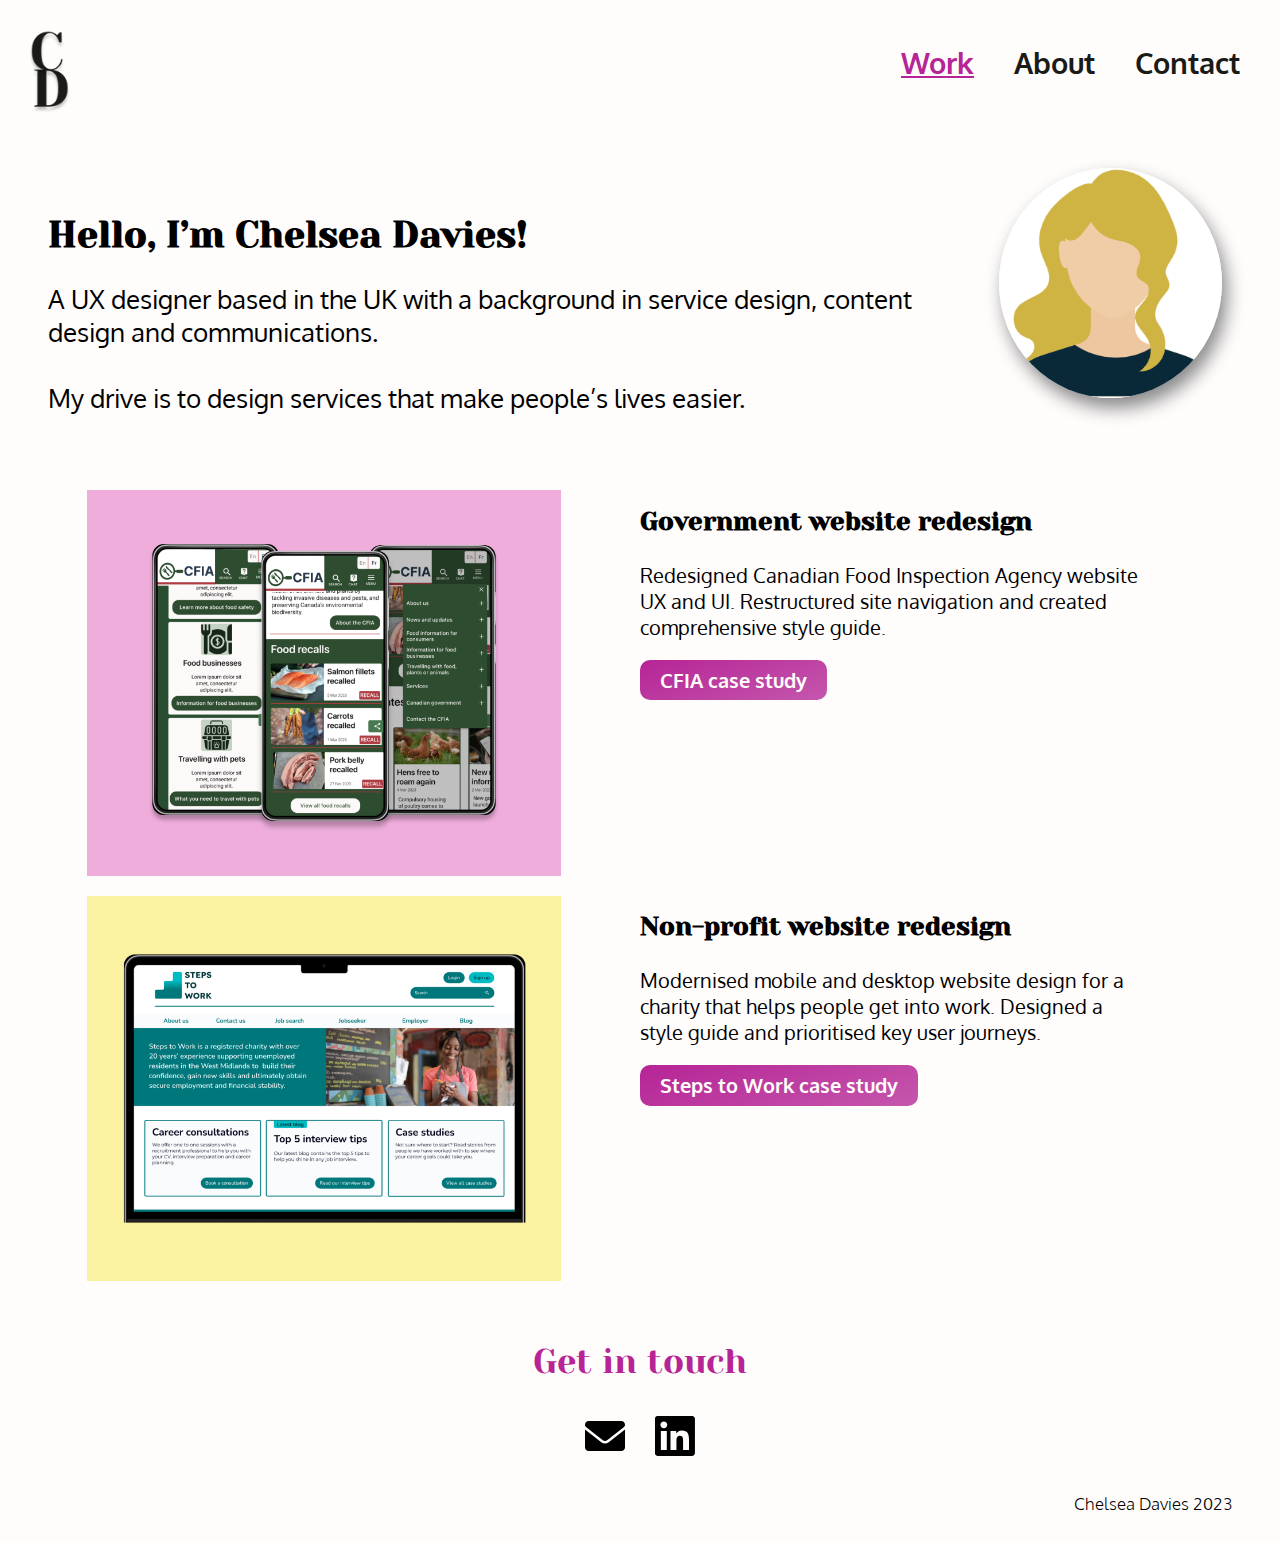
<file: index.html>
<!DOCTYPE html>
<html>

<head>
    <!-- Google tag (gtag.js) -->
<script async src="https://www.googletagmanager.com/gtag/js?id=G-M0WPEH84DF"></script>
<script>
  window.dataLayer = window.dataLayer || [];
  function gtag(){dataLayer.push(arguments);}
  gtag('js', new Date());

  gtag('config', 'G-M0WPEH84DF');
</script>
    <link rel="preconnect" href="https://fonts.googleapis.com">
    <link rel="preconnect" href="https://fonts.gstatic.com" crossorigin>
    <link href="https://fonts.googleapis.com/css2?family=Yeseva+One&display=swap" rel="stylesheet">
    <link rel="preconnect" href="https://fonts.googleapis.com">
    <link rel="preconnect" href="https://fonts.gstatic.com" crossorigin>
    <link href="https://fonts.googleapis.com/css2?family=Oxygen:wght@300;400;700&family=Yeseva+One&display=swap"
        rel="stylesheet">
    <link href="css/style.css" rel="stylesheet" type="text/css">
    <title>Chelsea Davies Portfolio</title>
    <meta name="viewport" content="width=device-width, initial-scale=1" />
</head>

<body>
    <!--  Header and navigation section -->
    <header>
        <div class="navigation">
            <a href="index.html"><img class="logo" src="images/Logo.png"/></a>
            <ul>
                <li><a class="navItem" href="#" id="activeNav">Work</a></li>
                <li><a class="navItem" href="about.html">About</a></li>
                <li><button class="navItem" id=contactNav>Contact</button></li>
            </ul>
        </div>
    </header>

    <!--Contact modal-->
    <div id="contactModal" class="modal">
        <div class="modal-content">
            <span class="close">&times;</span>
            <div id="CTAtext">Get in touch</div>
            <p>To discuss future projects or roles, please drop me a line via email or LinkedIn.</p>
            <div class="contactIcons">
                <a href="mailto:chelseaidavies94@gmail.com" class="icon"><img src="images/Email-icon.svg"
                        alt="Black email icon"></a>
                <a href="#" class="icon"><img src="images/LinkedIn-icon.svg" alt="Black LinkedIn icon"></a>
            </div>
        </div>
    </div>

    <!--  Hero section -->
    <section>
        <div class="heroContent">
            <div class="heroItems">
                <h1>Hello, I’m Chelsea Davies!</h1>
                <p class="introText">A UX designer based in the UK with a background in service design, content design
                    and communications.<br /><br />My drive is to design services that make people’s lives
                    easier.</p>
            </div>
            <div>
                <img class="heroImage" src="images/hero-img-colour.png" />
            </div>
        </div>
    </section>


    <!--Work section-->

    <section class="myWork">
        <div class="workContainer">
            <div class="CFIA1">
                <img class=CFIA1Img src="images/CFIA_pink_bkg.png" />
            </div>
            <div class="CFIA2">
                <h3>Government website redesign</h3>
                <p>Redesigned Canadian Food Inspection Agency website UX and UI. Restructured site navigation and
                    created comprehensive style guide.</p>
                <button class="button"><a href="https://cidavies.github.io/UX_UI_HW_20/" class="buttonLink">CFIA case study</a></button>
            </div>
            <div class="STW3">
                <img class=STW3Img src="images/STW_yellow.png" />
            </div>
            <div class="STW4">
                <h3>Non-profit website redesign</h3>
                <p>Modernised mobile and desktop website design for a charity that helps people get into work. Designed
                    a style guide and prioritised key user journeys.</p>
                <button class="button">Steps to Work case study</button>
            </div>
        </div>
    </section>

    <!--  Contact section -->
    <section>
        <div id="contact">
            <div id="CTAtext">Get in touch</div>
            <div class="contactIcons">
                <a href="mailto:chelseaidavies94@gmail.com" class="icon iconEmail"><img src="images/Email-icon.svg"
                        alt="Black email icon"></a>
                <a href="#" class="icon"><img src="images/LinkedIn-icon.svg" alt="Black LinkedIn icon"></a>
            </div>
        </div>
    </section>

    <!--  Footer section -->
    <footer>
        <div class="footerNav">
            <p class="copyrightText">Chelsea Davies 2023</p>
        </div>
    </footer>

    <script src="https://code.jquery.com/jquery-3.4.1.min.js"></script>
    <script src="js/index.js"></script>

</body>

</html>
</file>
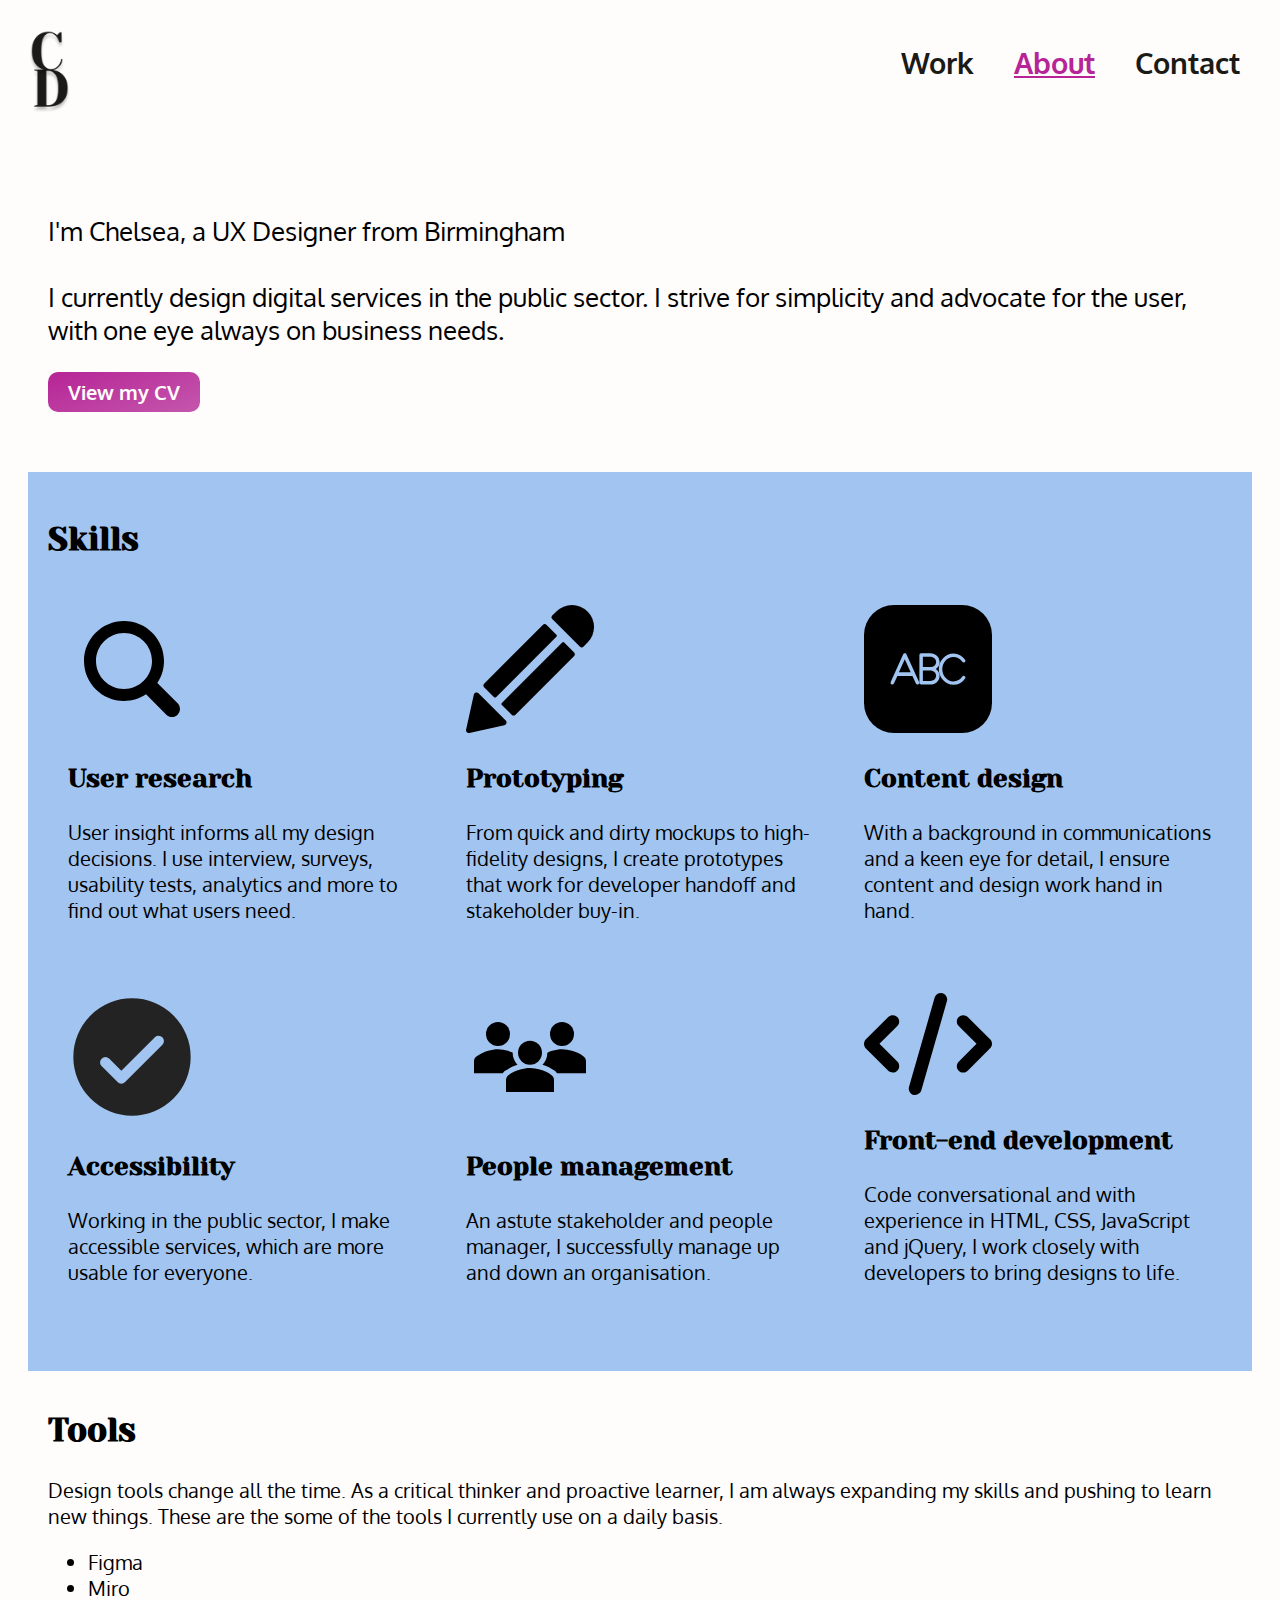
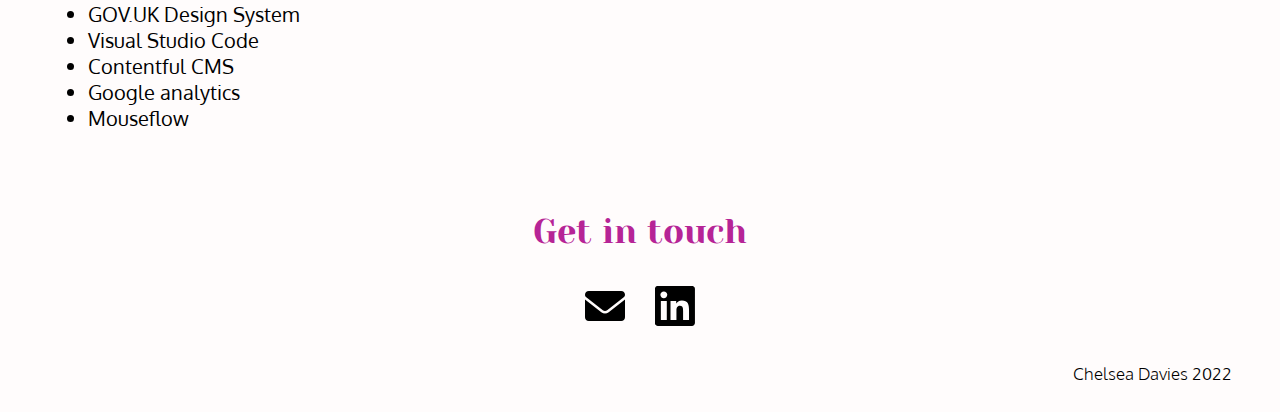
<file: about.html>
<!DOCTYPE html>
<html>

<head>
    <!-- Google tag (gtag.js) -->
<script async src="https://www.googletagmanager.com/gtag/js?id=G-M0WPEH84DF"></script>
<script>
  window.dataLayer = window.dataLayer || [];
  function gtag(){dataLayer.push(arguments);}
  gtag('js', new Date());

  gtag('config', 'G-M0WPEH84DF');
</script>
    <link rel="preconnect" href="https://fonts.googleapis.com">
    <link rel="preconnect" href="https://fonts.gstatic.com" crossorigin>
    <link href="https://fonts.googleapis.com/css2?family=Yeseva+One&display=swap" rel="stylesheet">
    <link rel="preconnect" href="https://fonts.googleapis.com">
    <link rel="preconnect" href="https://fonts.gstatic.com" crossorigin>
    <link href="https://fonts.googleapis.com/css2?family=Oxygen:wght@300;400;700&family=Yeseva+One&display=swap"
        rel="stylesheet">
    <link href="css/style.css" rel="stylesheet" type="text/css">
    <title>Chelsea Davies Portfolio</title>
    <meta name="viewport" content="width=device-width, initial-scale=1" />
</head>

<body>
<!--  Header and navigation section -->
    <header>
        <div class="navigation">
            <a href="index.html"><img class="logo" src="images/Logo.png"/></a>
            <ul>
                <li><a class="navItem" href="index.html">Work</a></li>
                <li><a class="navItem" href="#" id="activeNav">About</a></li>
                <li><button class="navItem" id=contactNav >Contact</button></li>
            </ul>
        </div>
    </header>

    <!--Contact modal-->
    <div id="contactModal" class="modal">
        <div class="modal-content">
            <span class="close">&times;</span>
            <div id="CTAtext">Get in touch</div>
            <p>To discuss future projects or roles, please drop me a line via email or LinkedIn.</p>
            <div class="contactIcons">
                <a href="mailto:chelseaidavies94@gmail.com" class="icon"><img src="images/Email-icon.svg"
                        alt="Black email icon"></a>
                <a href="#" class="icon"><img src="images/LinkedIn-icon.svg" alt="Black LinkedIn icon"></a>
            </div>
        </div>
    </div>

<!--  Hero section -->
    <section>
        <div class="heroContent">
            <div class="heroItems">
                <p class="introText">I'm Chelsea, a UX Designer from Birmingham<br/><br/>I currently design digital services in the public sector. I strive for simplicity and advocate for the user, with one eye always on business needs.</p>
                <a href="attachments/CDavies_CV.pdf" target="_blank">
                    <button class="button">View my CV</button>
                </a>
            </div>
        </div>
    </section>


<!-- New skills section Module 19-->

<section class="skills">
    <h2>Skills</h2>
    <div class="skillsContainer">        
        <div class="skill skill1">
            <img src="images/search.svg">
            <h3>User research</h3>
            <p>User insight informs all my design decisions. I use interview, surveys, usability tests, analytics and more to find out what users need.</p>
        </div>
        <div class="skill skill2">
            <img src="images/pencil.svg">
            <h3>Prototyping</h3>
            <p>From quick and dirty mockups to high-fidelity designs, I create prototypes that work for developer handoff and stakeholder buy-in.</p>
        </div>
        <div class="skill skill3">
            <img src="images/content.svg">
            <h3>Content design</h3>
            <p>With a background in communications and a keen eye for detail, I ensure content and design work hand in hand.</p>
        </div>
        <div class="skill skill4">
            <img src="images/tick.svg">
            <h3>Accessibility</h3>
            <p>Working in the public sector, I make accessible services, which are more usable for everyone.</p>
        </div>
        <div class="skill skill5">
            <img src="images/people.svg">
            <h3>People management</h3>
            <p>An astute stakeholder and people manager, I successfully manage up and down an organisation. </p>
        </div>
        <div class="skill skill6">
            <img src="images/html.svg">
            <h3>Front-end development</h3>
            <p>Code conversational and with experience in HTML, CSS, JavaScript and jQuery, I work closely with developers to bring designs to life.</p>
        </div>        
    </div> 
</section>

<section class="tools">
    <h2>Tools</h2>
    <p>Design tools change all the time. As a critical thinker and proactive learner, I am always expanding my skills and pushing to learn new things. These are the some of the tools I currently use on a daily basis.</p>
        <ul>
            <li>Figma</li>
            <li>Miro</li>
            <li>GOV.UK Design System</li>
            <li>Visual Studio Code</li>
            <li>Contentful CMS</li>
            <li>Google analytics</li>
            <li>Mouseflow</li>
        </ul>
</section>

<!--  Contact section -->
<section>
    <div id="contact">
        <div id="CTAtext">Get in touch</div>
        <div class="contactIcons">
            <a href="mailto:chelseaidavies94@gmail.com" class="icon"><img src="images/Email-icon.svg" alt="Black email icon"></a>
            <a href="#" class="icon"><img src="images/LinkedIn-icon.svg" alt="Black LinkedIn icon"></a>
        </div>
    </div>
</section>

<!--  Footer section -->
    <footer>
        <div class="footerNav">
            <p class="copyrightText">Chelsea Davies 2022</p>
        </div>
    </footer>

    <script src="https://code.jquery.com/jquery-3.4.1.min.js"></script>
    <script src="js/index.js"></script>

</body>

</html>
</file>
<file: css/style.css>
html {
    font-size: 90%;
    scroll-behavior: smooth;
}

body {
    background: #FFFCFC;
}

/*Text styles*/

h1 {
    font-size: 2.6rem;
    font-family: 'Yeseva One', Georgia, serif;
}

.introText {
    font-size: 1.8rem;
    font-family: 'Oxygen', Arial, sans-serif;
}

h2 {
    font-size: 2.3rem;
    font-family: 'Yeseva One', Georgia, serif;
}

h3 {
    font-size: 1.8rem;
    font-family: 'Yeseva One', Georgia, serif;
}

p {
    font-size: 1.4rem;
    font-family: 'Oxygen', Arial, sans-serif;
}

.contentLink {
    text-decoration: underline;
    font-size: 1.6rem;
    font-weight: 700;
    font-family: 'Oxygen', Arial, sans-serif;
}

.contentLink:hover {
    color: #b62496; 
}



/*Header styles*/

.navigation {
    display: flex;
    align-items:center;
    position: fixed;
    top: 0;
    left: 0;
    right: 0;
    z-index: 2;
    background-color: #FFFCFC;
}

.logo {
    height: 100px;
    padding-left: 20px;
    padding-top: 20px;
}

.navigation ul {
    display: flex;
    margin-left: auto;
    list-style: none;
    padding-right: 20px;
    background-color: #FFFCFC;
}

.navItem {
    text-decoration: none;
    color: #1a1a17;
    padding: 20px 20px;
    font-weight: 700;
    text-align: center;
    font-size: 2rem;
    font-family: 'Oxygen', Arial, sans-serif;
    border: 0;
    background: transparent;
    display: block;
    cursor: pointer;
}

#activeNav {
    color: #b62496;
    text-decoration: underline;
    font-weight: 700;
}

.navItem:hover {
    color: #b62496;   
}

/*Module 19 jQuery and JS - Modal */
.modal {
    display:none;
    position: fixed;
    z-index: 3;
    left: 0;
    top: 0;
    width: 100%;
    height: 100%;
    overflow: auto;
    background-color: rgb(0,0,0);
    background-color: rgba(0,0,0,0.4);
}

.modal-content {
    background-color: #fefefe;
    margin: 15% auto;
    padding: 20px;
    border: 1px solid #888;
    width: 80%;
    text-align: center;
}

.modal-content #CTAtext {
    color: #b62496;
}

.close {
    color: #1a1a17;
    float: right;
    font-size: 28px;
    font-weight: bold;
}

.close:hover,
.close:focus{
    color: black;
    text-decoration: none;
    cursor: pointer;
}

/*Hero styles*/

.heroContent {
    display: flex;
    align-items: start;
}

.heroItems {
    padding: 20px;
    margin: 20px;
    margin-top: 160px;
}

.heroImage {
    border-radius: 50%;
    height: 230px;
    margin: 70px 50px 40px 40px;
    box-shadow: 5px 10px 18px #888888;
    margin-top: 160px;
}

/*NEW 19 Work section styles - CSS Grid*/

.workContainer {
    display:grid;
    grid-template-rows: 1fr 1fr;
    grid-template-columns: 1fr 1fr;
    grid-template-areas: 
    'CFIA1 CFIA2'
    'STW3 STW4';
}
.CFIA1 {
    display: flex;
    justify-content: center;
    align-items: center;
}

.CFIA1Img {
    width: 75%;
    padding: 10px 0;
}

.CFIA2 {
    padding-right: 10vw;
}

.STW3 {
    display: flex;
    justify-content: center;
    align-items: center;
}

.STW3Img {
    width: 75%;
    padding: 10px 0;
}

.STW4 {
    padding-right: 10vw;
}

.button {
    border: 0;
    padding: 0 20px;
    line-height: 2;
    font-size: 1.4rem;
    font-family: 'Oxygen', Arial, sans-serif;
    font-weight: 700;
    text-align: center;
    color: #FFFCFC;
    border-radius: 10px;
    background-image: linear-gradient(160deg, rgba(182,36,150,1), rgba(182,36,150,0.75));
}

.button:hover {
    background-image: linear-gradient(160deg, rgba(133,26,109,1), rgba(133,26,109,0.7));
}

.buttonLink {
    line-height: 2;
    font-size: 1.4rem;
    font-family: 'Oxygen', Arial, sans-serif;
    font-weight: 700;
    color: #FFFCFC;
    text-decoration: none;
}

/*Module 19 Skills section*/

.skills {
    background: #a1c5f0;
    margin: 20px;
    padding: 20px;
}

.skillsContainer {
    display: grid;
    grid-template-rows: 1fr 1fr;
    grid-template-columns: 1fr 1fr 1fr;
    grid-template-areas:
    'skill1 skill2 skill3'
    'skill4 skill5 skill6';
    grid-gap: 10px;
}

.skill {
    padding: 10px;
    margin: 10px;
}

.skill img {
    width: 10vw;
}

.tools {
    margin: 40px;
}

.tools li {
    font-size: 1.4rem;
    font-family: 'Oxygen', Arial, sans-serif;
}

/*Contact section styles*/

#CTAtext {
    padding: 40px 10px 10px 10px;
    margin: 10px;
    font-size: 2.4rem;
    font-family: 'Yeseva One', Georgia, serif;
    text-align: center;
    color: #b62496;
}

.contactIcons {
    display: flex;
    justify-content: center;
    flex-direction: row;
}

.icon {
    width: 40px;
    height: auto;
    margin: 15px;
}

.icon:hover {
    filter: invert(15%) sepia(44%) saturate(6455%) hue-rotate(300deg) brightness(106%) contrast(84%);

}

/*Footer styles*/

.footerNav {
    display: flex;
    align-items: end;
}

.footerNav ul {
    display: flex;
    list-style: none;
    padding-left: 20px;
    margin-top: 20px;
}

.footerNav a {
    text-decoration: none;
    color: #1a1a17;
    width: 100px;
    padding: 20px 20px;
    font-weight: 700;
    font-size: 2rem;
    font-family: 'Oxygen', Arial, sans-serif;
}

.footerNav a:hover {
    color: #b62496;   
}

.copyrightText {
    margin-left: auto;
    margin-bottom: 20px;
    margin-right: 40px;
    font-weight: 300;
    font-family: 'Oxygen', Arial, sans-serif;
    font-size: 1.2rem;
}

/*Media Queries*/

@media only screen and (max-width: 730px){
    .skillsContainer {
        display: grid;
        grid-template-rows: 1fr 1fr 1fr;
        grid-template-columns: 1fr 1fr;
        grid-template-areas:
        'skill1 skill2'
        'skill3 skill4'
        'skill5 skill6';
        grid-gap: 10px;
    }
}

@media only screen and (max-width: 600px){
    
    .heroImage {
        display:none;
    }
    html {
        font-size: 70%;
    }

    .logo {
        padding-left: 10px;
        padding-top: 0;
    }

    .navigation ul {
        flex-direction: column;
        justify-content: center;
        align-items: flex-end;
        padding: 10px;
    }    

    .navItem {
        padding: 5px;
    }

    .workContainer {
        display: grid;
        width: 100vw;
        grid-template-rows: 1fr 1fr 1fr 1fr;
        grid-template-columns: 1fr;
        grid-template-areas: 
        'CFIA1'
        'CFIA2'
        'STW3'
        'STW4';
    }
    .CFIA2 {
        padding-left: 12.5vw;
    }
    .STW4 {
        padding-left: 12.5vw;
    }

    .skillsContainer {
        display: grid;
        grid-template-rows: 1fr 1fr 1fr 1fr 1fr 1fr;
        grid-template-columns: 1fr;
        grid-template-areas:
        'skill1'
        'skill2'
        'skill3'
        'skill4'
        'skill5'
        'skill6';
        grid-gap: 10px;
    }

    .skill {
        margin: 0;
        padding: 0;
    }

    .footerNav ul {
        flex-direction: column;
        align-items: flex-start;
    }

    .footerNav li {
        padding: 5px;
    }
}
</file>
